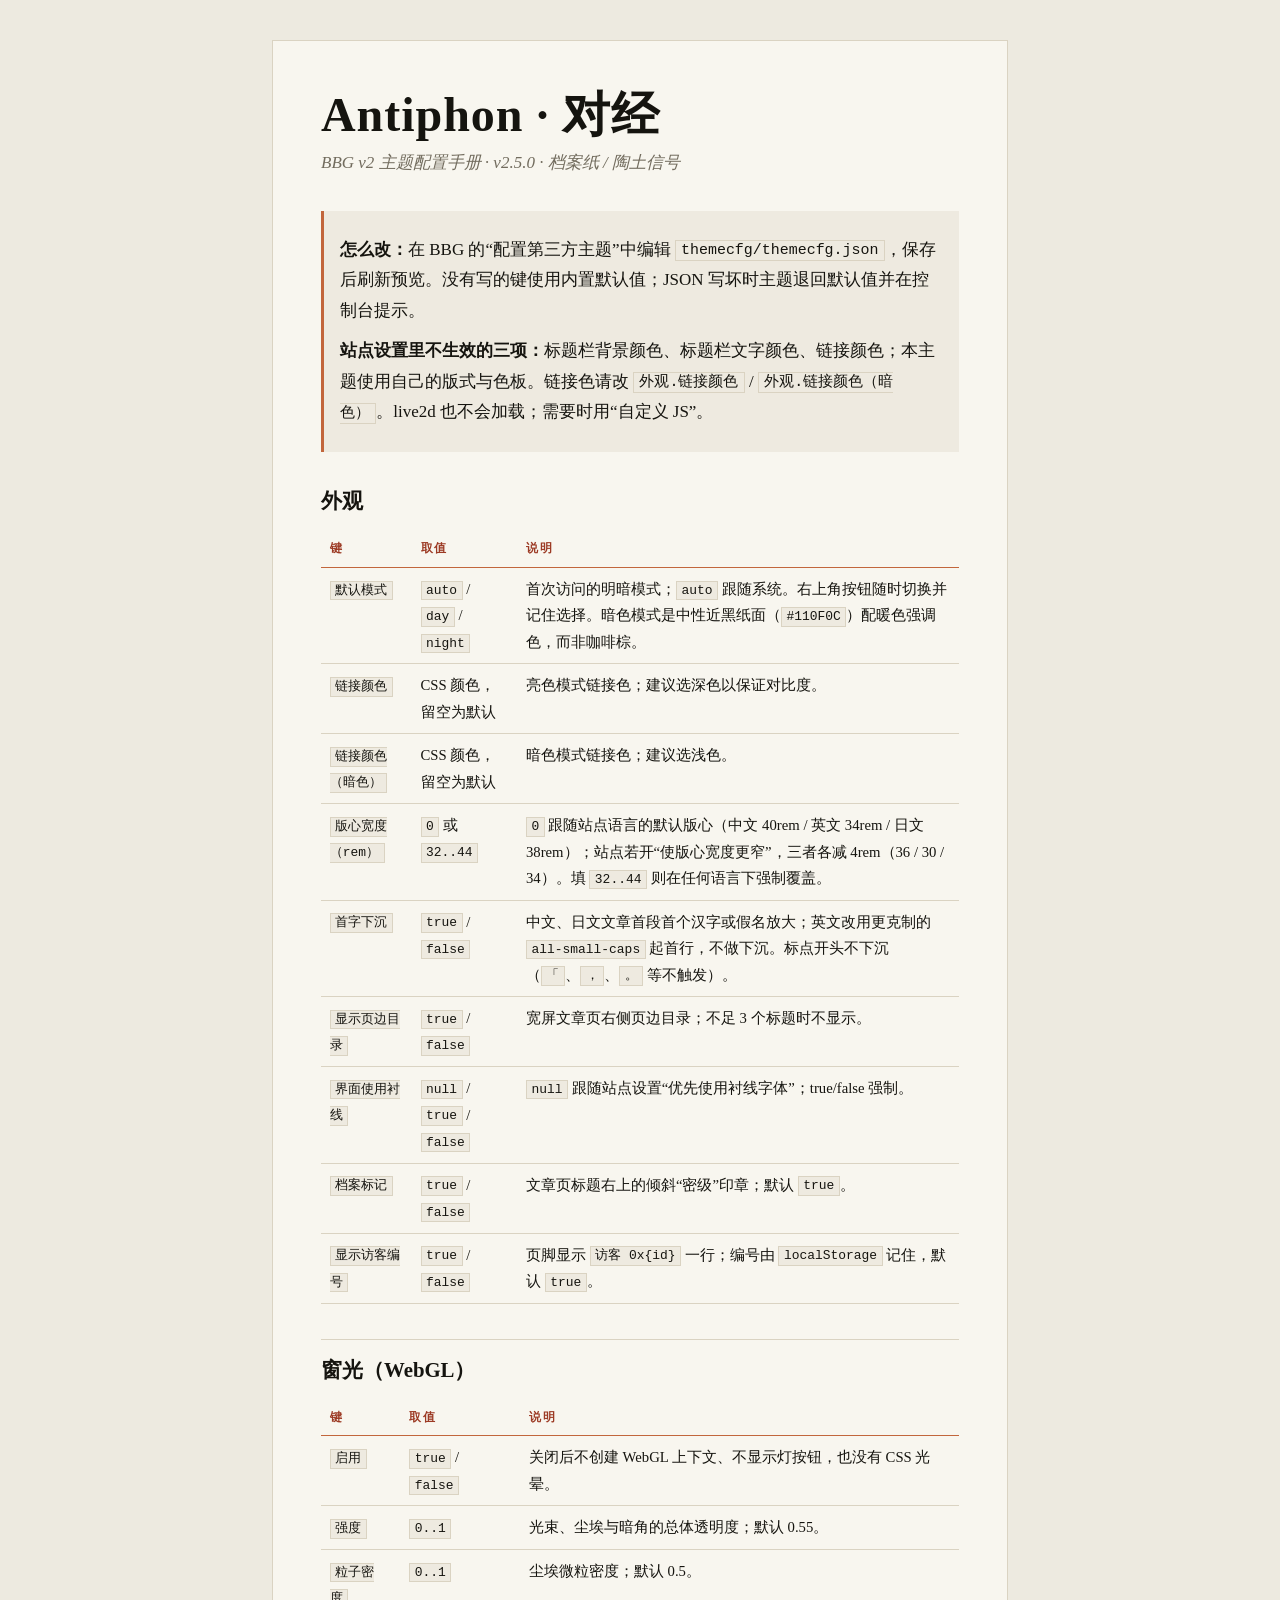
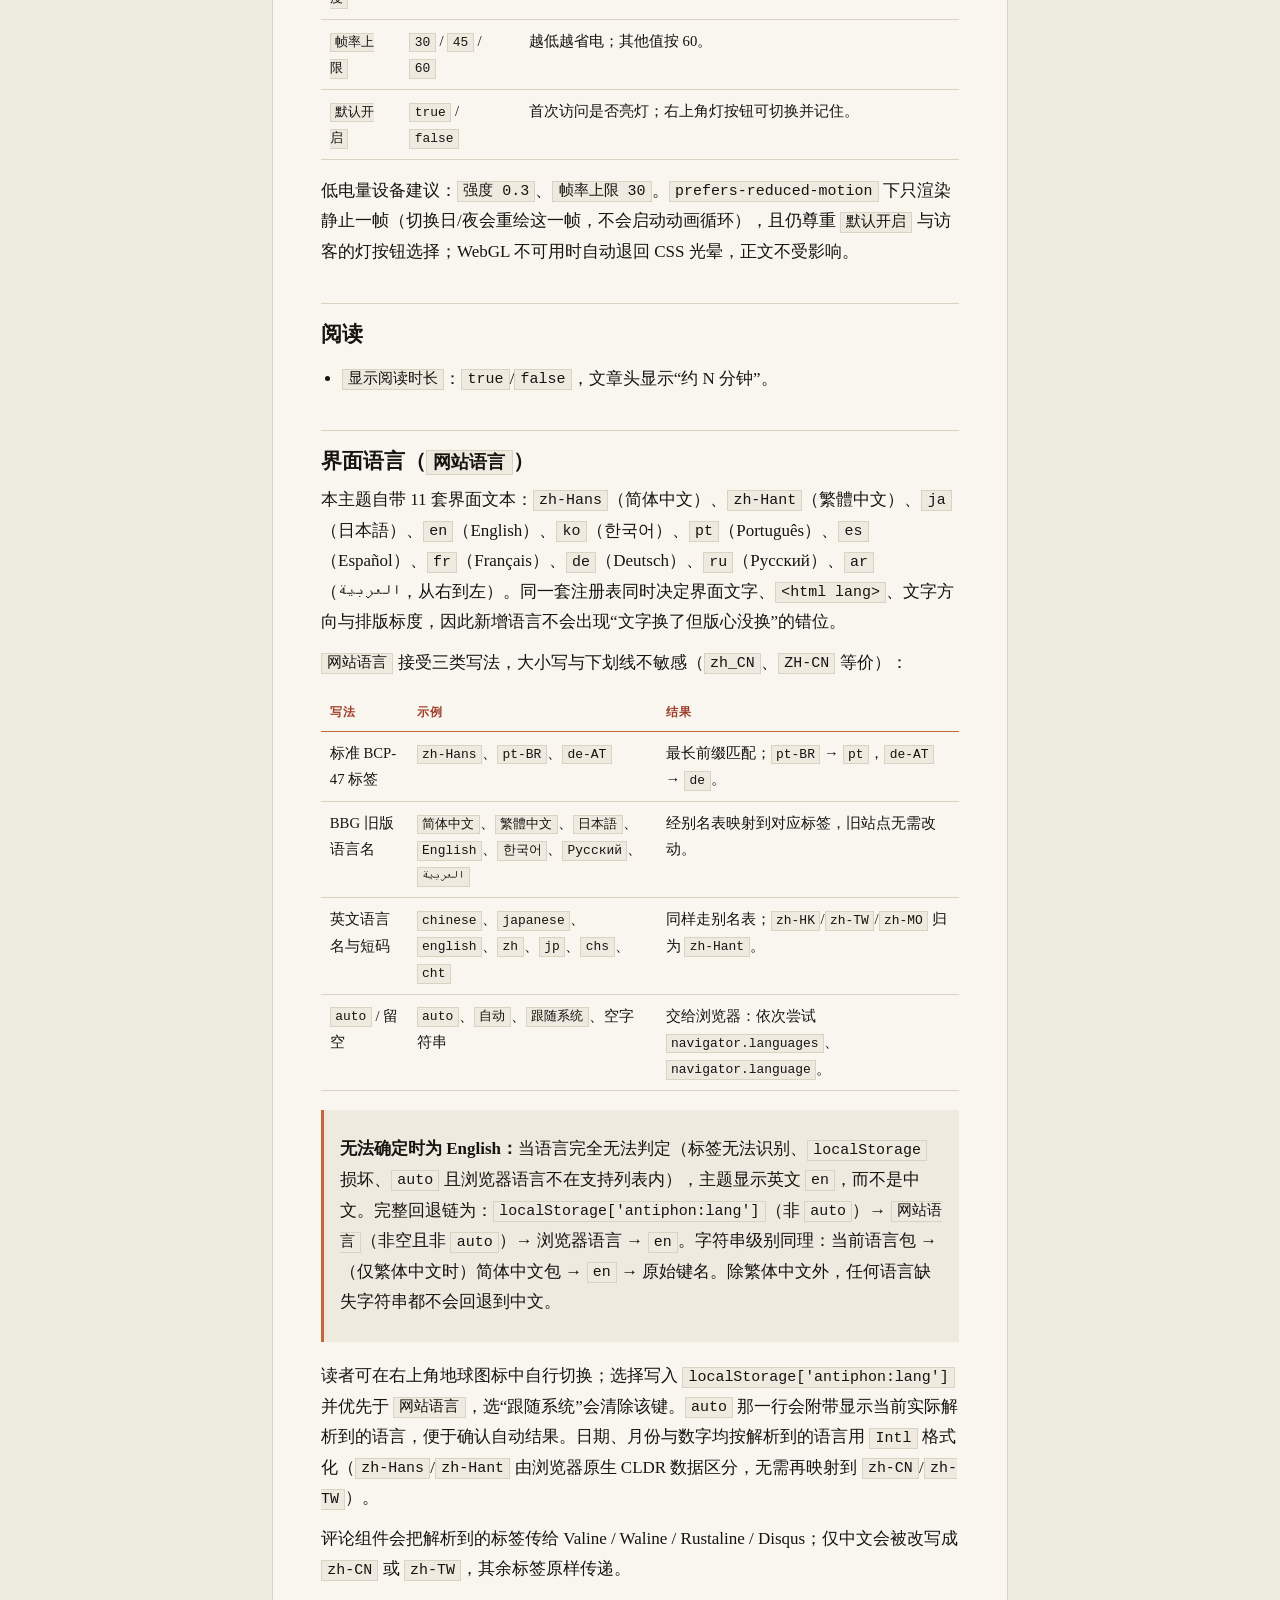
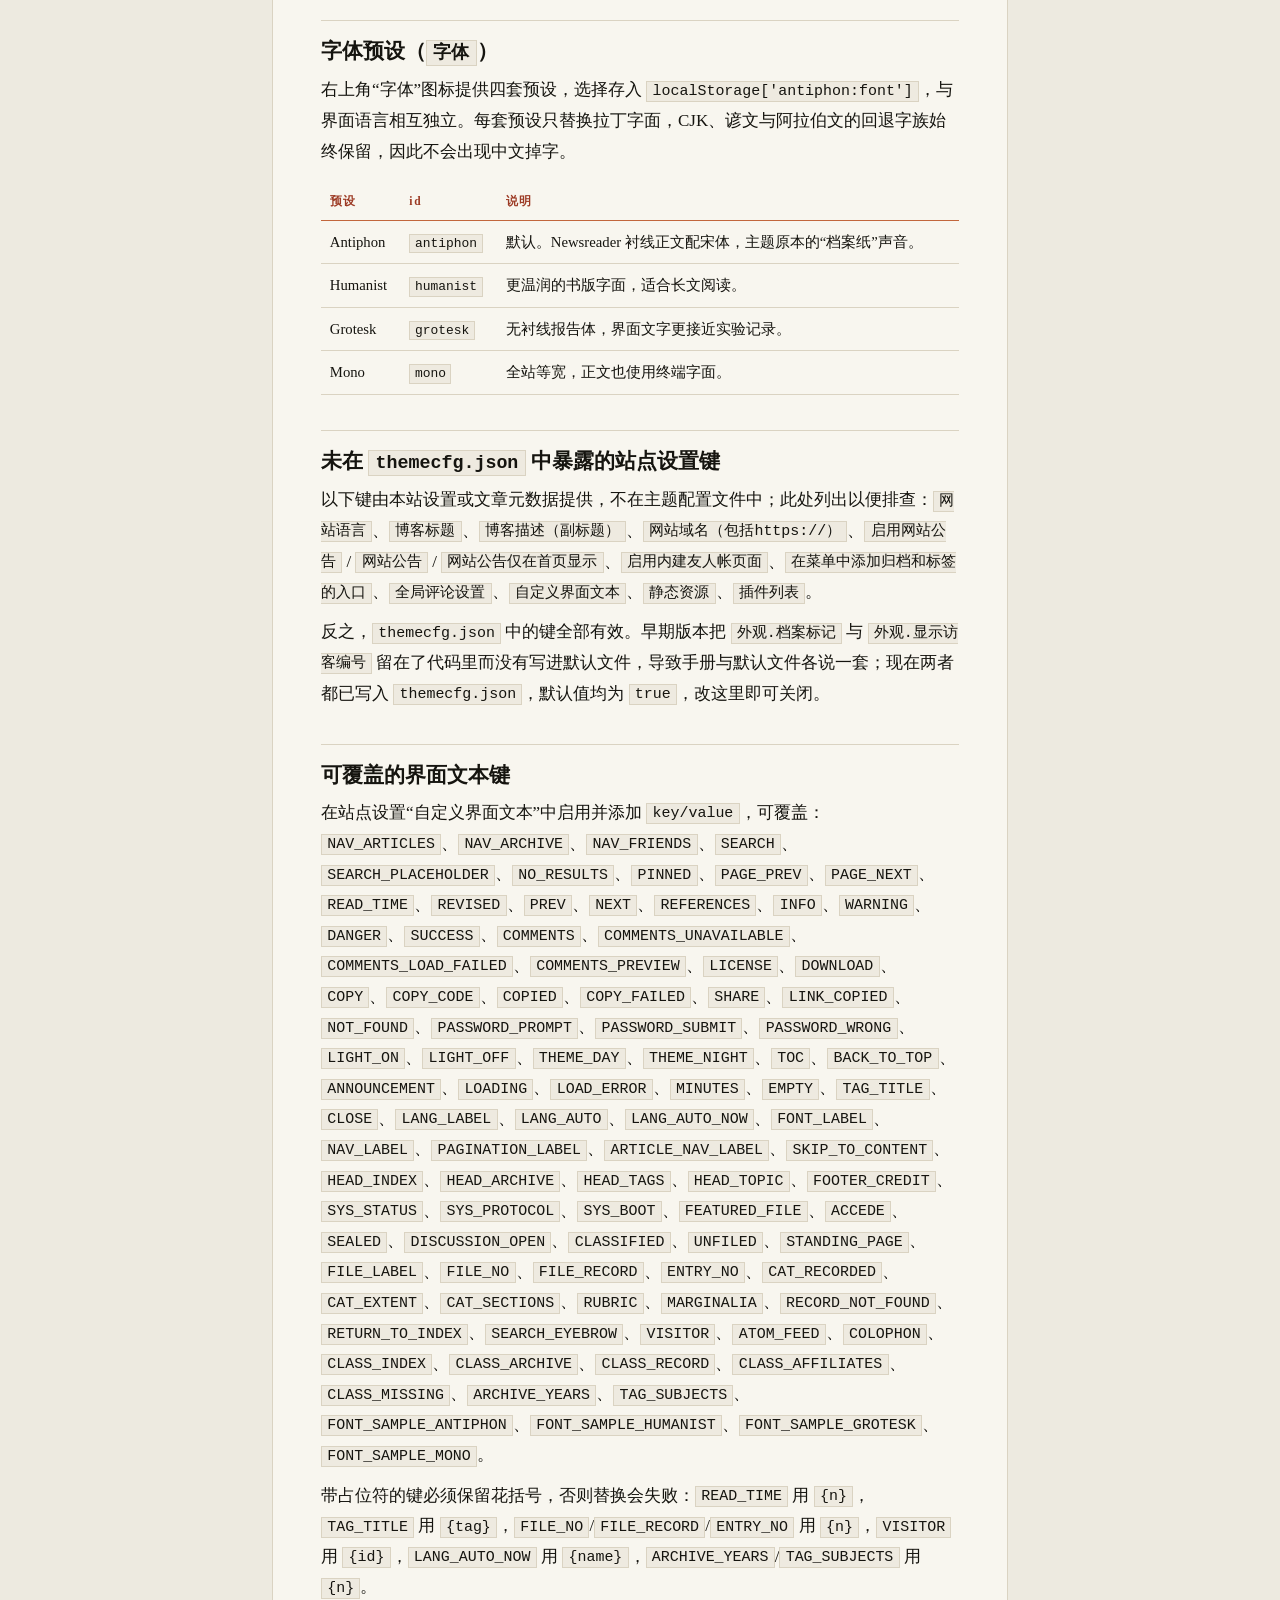
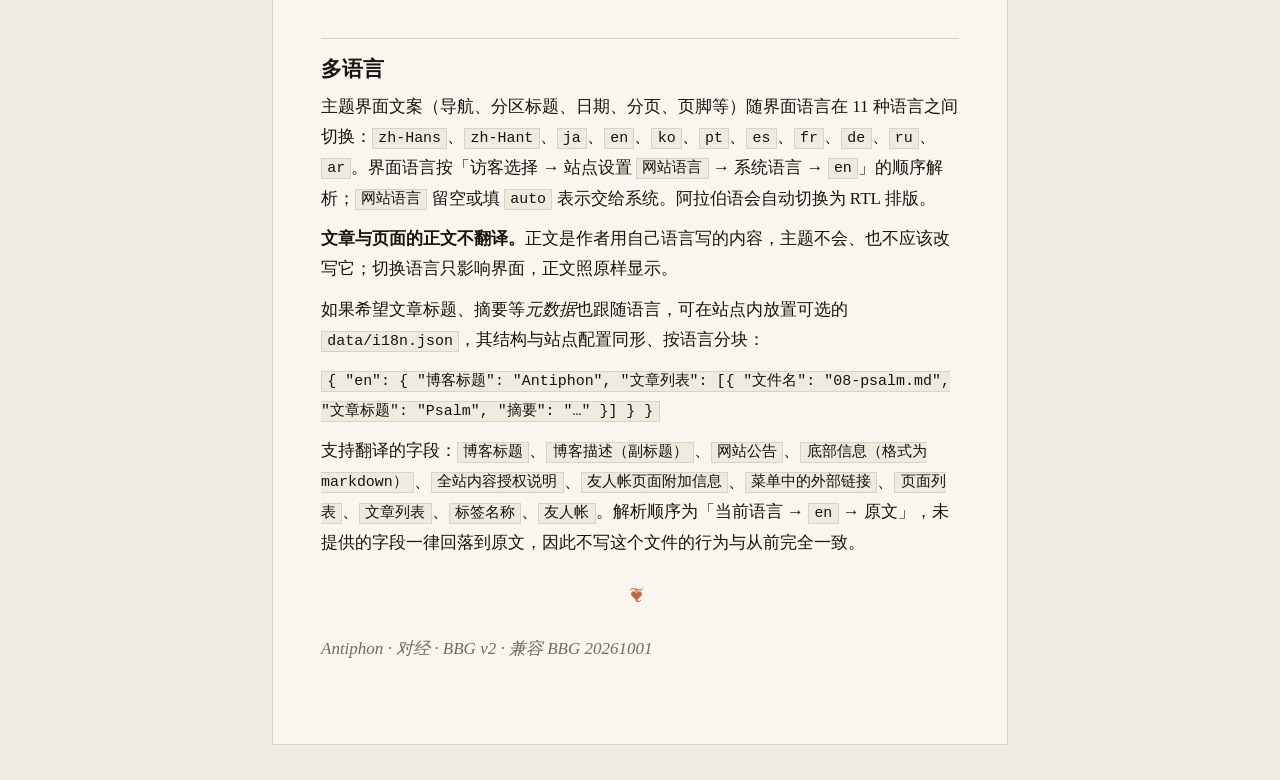
<file: themecfg/themecfg_manual.html>
<!DOCTYPE html>
<html lang="zh-CN">
<head>
<meta charset="utf-8" />
<meta name="viewport" content="width=device-width, initial-scale=1" />
<title>Antiphon · 对经 — 主题配置手册</title>
<style>
  /* Palette follows v2's token layer (css/tokens.css): archive paper #F8F6EF on
     a #EDEAE0 wall, near-black ink, terracotta #C2663C signal, Newsreader for
     the Latin display face with the Song stack behind it. The manual used to
     carry the earlier gold-brown / Cormorant identity, which no longer appears
     anywhere in the theme. */
  :root { --wall:#EDEAE0; --panel:#F8F6EF; --ink:#15140F; --muted:#726C5E; --rule:#DAD3C2; --seal:#9C3A24; --signal:#C2663C; --link:#A54A2A; }
  * { box-sizing: border-box; }
  body { margin:0; padding:2.5rem 1rem; background:var(--wall); color:var(--ink); font:17px/1.8 "Newsreader","Songti SC","Noto Serif SC",serif; }
  .sheet { max-width: 46rem; margin:0 auto; padding:clamp(1.25rem,4vw,3rem); background:var(--panel); border:1px solid var(--rule); }
  h1 { margin:0 0 .4rem; font:600 clamp(2rem,5vw,3rem)/1.1 "Newsreader","Songti SC",serif; letter-spacing:.02em; }
  .sub { margin:0 0 2rem; color:var(--muted); font-style:italic; }
  h2 { margin:2.2rem 0 .6rem; padding-top:1rem; border-top:1px solid var(--rule); font:600 1.3rem/1.3 "Songti SC",serif; }
  h2:first-of-type { border-top:0; padding-top:0; }
  p { margin:.6rem 0; }
  code { font-family: ui-monospace,Menlo,monospace; font-size:.88em; background:#EEEAE0; padding:.1em .35em; border:1px solid var(--rule); }
  table { width:100%; border-collapse:collapse; margin:1rem 0; font-size:.92rem; }
  th,td { text-align:left; padding:.5rem .55rem; border-bottom:1px solid var(--rule); vertical-align:top; }
  th { font-size:.72rem; letter-spacing:.14em; color:var(--seal); border-bottom-color:var(--signal); }
  ul { padding-left:1.3rem; }
  li { margin:.3rem 0; }
  .note { margin:1.2rem 0; padding:.9rem 1rem; background:#EEEAE0; border-left:3px solid var(--signal); }
  a { color:var(--link); }
  .orn { text-align:center; color:var(--signal); margin:1.4rem 0; letter-spacing:.4em; }
</style>
</head>
<body>
<div class="sheet">
  <h1>Antiphon · 对经</h1>
  <p class="sub">BBG v2 主题配置手册 · v2.5.0 · 档案纸 / 陶土信号</p>

  <div class="note">
    <p><strong>怎么改：</strong>在 BBG 的“配置第三方主题”中编辑 <code>themecfg/themecfg.json</code>，保存后刷新预览。没有写的键使用内置默认值；JSON 写坏时主题退回默认值并在控制台提示。</p>
    <p><strong>站点设置里不生效的三项：</strong>标题栏背景颜色、标题栏文字颜色、链接颜色；本主题使用自己的版式与色板。链接色请改 <code>外观.链接颜色</code> / <code>外观.链接颜色（暗色）</code>。live2d 也不会加载；需要时用“自定义 JS”。</p>
  </div>

  <h2>外观</h2>
  <table>
    <thead><tr><th>键</th><th>取值</th><th>说明</th></tr></thead>
    <tbody>
      <tr><td><code>默认模式</code></td><td><code>auto</code> / <code>day</code> / <code>night</code></td><td>首次访问的明暗模式；<code>auto</code> 跟随系统。右上角按钮随时切换并记住选择。暗色模式是中性近黑纸面（<code>#110F0C</code>）配暖色强调色，而非咖啡棕。</td></tr>
      <tr><td><code>链接颜色</code></td><td>CSS 颜色，留空为默认</td><td>亮色模式链接色；建议选深色以保证对比度。</td></tr>
      <tr><td><code>链接颜色（暗色）</code></td><td>CSS 颜色，留空为默认</td><td>暗色模式链接色；建议选浅色。</td></tr>
      <tr><td><code>版心宽度（rem）</code></td><td><code>0</code> 或 <code>32..44</code></td><td><code>0</code> 跟随站点语言的默认版心（中文 40rem / 英文 34rem / 日文 38rem）；站点若开“使版心宽度更窄”，三者各减 4rem（36 / 30 / 34）。填 <code>32..44</code> 则在任何语言下强制覆盖。</td></tr>
      <tr><td><code>首字下沉</code></td><td><code>true</code> / <code>false</code></td><td>中文、日文文章首段首个汉字或假名放大；英文改用更克制的 <code>all-small-caps</code> 起首行，不做下沉。标点开头不下沉（<code>「</code>、<code>，</code>、<code>。</code> 等不触发）。</td></tr>
      <tr><td><code>显示页边目录</code></td><td><code>true</code> / <code>false</code></td><td>宽屏文章页右侧页边目录；不足 3 个标题时不显示。</td></tr>
      <tr><td><code>界面使用衬线</code></td><td><code>null</code> / <code>true</code> / <code>false</code></td><td><code>null</code> 跟随站点设置“优先使用衬线字体”；true/false 强制。</td></tr>
      <tr><td><code>档案标记</code></td><td><code>true</code> / <code>false</code></td><td>文章页标题右上的倾斜“密级”印章；默认 <code>true</code>。</td></tr>
      <tr><td><code>显示访客编号</code></td><td><code>true</code> / <code>false</code></td><td>页脚显示 <code>访客 0x{id}</code> 一行；编号由 <code>localStorage</code> 记住，默认 <code>true</code>。</td></tr>
    </tbody>
  </table>

  <h2>窗光（WebGL）</h2>
  <table>
    <thead><tr><th>键</th><th>取值</th><th>说明</th></tr></thead>
    <tbody>
      <tr><td><code>启用</code></td><td><code>true</code> / <code>false</code></td><td>关闭后不创建 WebGL 上下文、不显示灯按钮，也没有 CSS 光晕。</td></tr>
      <tr><td><code>强度</code></td><td><code>0..1</code></td><td>光束、尘埃与暗角的总体透明度；默认 0.55。</td></tr>
      <tr><td><code>粒子密度</code></td><td><code>0..1</code></td><td>尘埃微粒密度；默认 0.5。</td></tr>
      <tr><td><code>帧率上限</code></td><td><code>30</code> / <code>45</code> / <code>60</code></td><td>越低越省电；其他值按 60。</td></tr>
      <tr><td><code>默认开启</code></td><td><code>true</code> / <code>false</code></td><td>首次访问是否亮灯；右上角灯按钮可切换并记住。</td></tr>
    </tbody>
  </table>
  <p>低电量设备建议：<code>强度 0.3</code>、<code>帧率上限 30</code>。<code>prefers-reduced-motion</code> 下只渲染静止一帧（切换日/夜会重绘这一帧，不会启动动画循环），且仍尊重 <code>默认开启</code> 与访客的灯按钮选择；WebGL 不可用时自动退回 CSS 光晕，正文不受影响。</p>

  <h2>阅读</h2>
  <ul>
    <li><code>显示阅读时长</code>：<code>true</code>/<code>false</code>，文章头显示“约 N 分钟”。</li>
  </ul>

  <h2>界面语言（<code>网站语言</code>）</h2>
  <p>本主题自带 11 套界面文本：<code>zh-Hans</code>（简体中文）、<code>zh-Hant</code>（繁體中文）、<code>ja</code>（日本語）、<code>en</code>（English）、<code>ko</code>（한국어）、<code>pt</code>（Português）、<code>es</code>（Español）、<code>fr</code>（Français）、<code>de</code>（Deutsch）、<code>ru</code>（Русский）、<code>ar</code>（العربية，从右到左）。同一套注册表同时决定界面文字、<code>&lt;html lang&gt;</code>、文字方向与排版标度，因此新增语言不会出现“文字换了但版心没换”的错位。</p>
  <p><code>网站语言</code> 接受三类写法，大小写与下划线不敏感（<code>zh_CN</code>、<code>ZH-CN</code> 等价）：</p>
  <table>
    <thead><tr><th>写法</th><th>示例</th><th>结果</th></tr></thead>
    <tbody>
      <tr><td>标准 BCP-47 标签</td><td><code>zh-Hans</code>、<code>pt-BR</code>、<code>de-AT</code></td><td>最长前缀匹配；<code>pt-BR</code> → <code>pt</code>，<code>de-AT</code> → <code>de</code>。</td></tr>
      <tr><td>BBG 旧版语言名</td><td><code>简体中文</code>、<code>繁體中文</code>、<code>日本語</code>、<code>English</code>、<code>한국어</code>、<code>Русский</code>、<code>العربية</code></td><td>经别名表映射到对应标签，旧站点无需改动。</td></tr>
      <tr><td>英文语言名与短码</td><td><code>chinese</code>、<code>japanese</code>、<code>english</code>、<code>zh</code>、<code>jp</code>、<code>chs</code>、<code>cht</code></td><td>同样走别名表；<code>zh-HK</code>/<code>zh-TW</code>/<code>zh-MO</code> 归为 <code>zh-Hant</code>。</td></tr>
      <tr><td><code>auto</code> / 留空</td><td><code>auto</code>、<code>自动</code>、<code>跟随系统</code>、空字符串</td><td>交给浏览器：依次尝试 <code>navigator.languages</code>、<code>navigator.language</code>。</td></tr>
    </tbody>
  </table>
  <div class="note">
    <p><strong>无法确定时为 English：</strong>当语言完全无法判定（标签无法识别、<code>localStorage</code> 损坏、<code>auto</code> 且浏览器语言不在支持列表内），主题显示英文 <code>en</code>，而不是中文。完整回退链为：<code>localStorage['antiphon:lang']</code>（非 <code>auto</code>）→ <code>网站语言</code>（非空且非 <code>auto</code>）→ 浏览器语言 → <code>en</code>。字符串级别同理：当前语言包 → （仅繁体中文时）简体中文包 → <code>en</code> → 原始键名。除繁体中文外，任何语言缺失字符串都不会回退到中文。</p>
  </div>
  <p>读者可在右上角地球图标中自行切换；选择写入 <code>localStorage['antiphon:lang']</code> 并优先于 <code>网站语言</code>，选“跟随系统”会清除该键。<code>auto</code> 那一行会附带显示当前实际解析到的语言，便于确认自动结果。日期、月份与数字均按解析到的语言用 <code>Intl</code> 格式化（<code>zh-Hans</code>/<code>zh-Hant</code> 由浏览器原生 CLDR 数据区分，无需再映射到 <code>zh-CN</code>/<code>zh-TW</code>）。</p>
  <p>评论组件会把解析到的标签传给 Valine / Waline / Rustaline / Disqus；仅中文会被改写成 <code>zh-CN</code> 或 <code>zh-TW</code>，其余标签原样传递。</p>

  <h2>字体预设（<code>字体</code>）</h2>
  <p>右上角“字体”图标提供四套预设，选择存入 <code>localStorage['antiphon:font']</code>，与界面语言相互独立。每套预设只替换拉丁字面，CJK、谚文与阿拉伯文的回退字族始终保留，因此不会出现中文掉字。</p>
  <table>
    <thead><tr><th>预设</th><th>id</th><th>说明</th></tr></thead>
    <tbody>
      <tr><td>Antiphon</td><td><code>antiphon</code></td><td>默认。Newsreader 衬线正文配宋体，主题原本的“档案纸”声音。</td></tr>
      <tr><td>Humanist</td><td><code>humanist</code></td><td>更温润的书版字面，适合长文阅读。</td></tr>
      <tr><td>Grotesk</td><td><code>grotesk</code></td><td>无衬线报告体，界面文字更接近实验记录。</td></tr>
      <tr><td>Mono</td><td><code>mono</code></td><td>全站等宽，正文也使用终端字面。</td></tr>
    </tbody>
  </table>

  <h2>未在 <code>themecfg.json</code> 中暴露的站点设置键</h2>
  <p>以下键由本站设置或文章元数据提供，不在主题配置文件中；此处列出以便排查：<code>网站语言</code>、<code>博客标题</code>、<code>博客描述（副标题）</code>、<code>网站域名（包括https://）</code>、<code>启用网站公告</code> / <code>网站公告</code> / <code>网站公告仅在首页显示</code>、<code>启用内建友人帐页面</code>、<code>在菜单中添加归档和标签的入口</code>、<code>全局评论设置</code>、<code>自定义界面文本</code>、<code>静态资源</code>、<code>插件列表</code>。</p>
  <p>反之，<code>themecfg.json</code> 中的键全部有效。早期版本把 <code>外观.档案标记</code> 与 <code>外观.显示访客编号</code> 留在了代码里而没有写进默认文件，导致手册与默认文件各说一套；现在两者都已写入 <code>themecfg.json</code>，默认值均为 <code>true</code>，改这里即可关闭。</p>

  <h2>可覆盖的界面文本键</h2>
  <p>在站点设置“自定义界面文本”中启用并添加 <code>key/value</code>，可覆盖：<code>NAV_ARTICLES</code>、<code>NAV_ARCHIVE</code>、<code>NAV_FRIENDS</code>、<code>SEARCH</code>、<code>SEARCH_PLACEHOLDER</code>、<code>NO_RESULTS</code>、<code>PINNED</code>、<code>PAGE_PREV</code>、<code>PAGE_NEXT</code>、<code>READ_TIME</code>、<code>REVISED</code>、<code>PREV</code>、<code>NEXT</code>、<code>REFERENCES</code>、<code>INFO</code>、<code>WARNING</code>、<code>DANGER</code>、<code>SUCCESS</code>、<code>COMMENTS</code>、<code>COMMENTS_UNAVAILABLE</code>、<code>COMMENTS_LOAD_FAILED</code>、<code>COMMENTS_PREVIEW</code>、<code>LICENSE</code>、<code>DOWNLOAD</code>、<code>COPY</code>、<code>COPY_CODE</code>、<code>COPIED</code>、<code>COPY_FAILED</code>、<code>SHARE</code>、<code>LINK_COPIED</code>、<code>NOT_FOUND</code>、<code>PASSWORD_PROMPT</code>、<code>PASSWORD_SUBMIT</code>、<code>PASSWORD_WRONG</code>、<code>LIGHT_ON</code>、<code>LIGHT_OFF</code>、<code>THEME_DAY</code>、<code>THEME_NIGHT</code>、<code>TOC</code>、<code>BACK_TO_TOP</code>、<code>ANNOUNCEMENT</code>、<code>LOADING</code>、<code>LOAD_ERROR</code>、<code>MINUTES</code>、<code>EMPTY</code>、<code>TAG_TITLE</code>、<code>CLOSE</code>、<code>LANG_LABEL</code>、<code>LANG_AUTO</code>、<code>LANG_AUTO_NOW</code>、<code>FONT_LABEL</code>、<code>NAV_LABEL</code>、<code>PAGINATION_LABEL</code>、<code>ARTICLE_NAV_LABEL</code>、<code>SKIP_TO_CONTENT</code>、<code>HEAD_INDEX</code>、<code>HEAD_ARCHIVE</code>、<code>HEAD_TAGS</code>、<code>HEAD_TOPIC</code>、<code>FOOTER_CREDIT</code>、<code>SYS_STATUS</code>、<code>SYS_PROTOCOL</code>、<code>SYS_BOOT</code>、<code>FEATURED_FILE</code>、<code>ACCEDE</code>、<code>SEALED</code>、<code>DISCUSSION_OPEN</code>、<code>CLASSIFIED</code>、<code>UNFILED</code>、<code>STANDING_PAGE</code>、<code>FILE_LABEL</code>、<code>FILE_NO</code>、<code>FILE_RECORD</code>、<code>ENTRY_NO</code>、<code>CAT_RECORDED</code>、<code>CAT_EXTENT</code>、<code>CAT_SECTIONS</code>、<code>RUBRIC</code>、<code>MARGINALIA</code>、<code>RECORD_NOT_FOUND</code>、<code>RETURN_TO_INDEX</code>、<code>SEARCH_EYEBROW</code>、<code>VISITOR</code>、<code>ATOM_FEED</code>、<code>COLOPHON</code>、<code>CLASS_INDEX</code>、<code>CLASS_ARCHIVE</code>、<code>CLASS_RECORD</code>、<code>CLASS_AFFILIATES</code>、<code>CLASS_MISSING</code>、<code>ARCHIVE_YEARS</code>、<code>TAG_SUBJECTS</code>、<code>FONT_SAMPLE_ANTIPHON</code>、<code>FONT_SAMPLE_HUMANIST</code>、<code>FONT_SAMPLE_GROTESK</code>、<code>FONT_SAMPLE_MONO</code>。</p>
  <p>带占位符的键必须保留花括号，否则替换会失败：<code>READ_TIME</code> 用 <code>{n}</code>，<code>TAG_TITLE</code> 用 <code>{tag}</code>，<code>FILE_NO</code>/<code>FILE_RECORD</code>/<code>ENTRY_NO</code> 用 <code>{n}</code>，<code>VISITOR</code> 用 <code>{id}</code>，<code>LANG_AUTO_NOW</code> 用 <code>{name}</code>，<code>ARCHIVE_YEARS</code>/<code>TAG_SUBJECTS</code> 用 <code>{n}</code>。</p>

  <h2>多语言</h2>
  <p>主题界面文案（导航、分区标题、日期、分页、页脚等）随界面语言在 11 种语言之间切换：<code>zh-Hans</code>、<code>zh-Hant</code>、<code>ja</code>、<code>en</code>、<code>ko</code>、<code>pt</code>、<code>es</code>、<code>fr</code>、<code>de</code>、<code>ru</code>、<code>ar</code>。界面语言按「访客选择 → 站点设置 <code>网站语言</code> → 系统语言 → <code>en</code>」的顺序解析；<code>网站语言</code> 留空或填 <code>auto</code> 表示交给系统。阿拉伯语会自动切换为 RTL 排版。</p>
  <p><strong>文章与页面的正文不翻译。</strong>正文是作者用自己语言写的内容，主题不会、也不应该改写它；切换语言只影响界面，正文照原样显示。</p>
  <p>如果希望文章标题、摘要等<em>元数据</em>也跟随语言，可在站点内放置可选的 <code>data/i18n.json</code>，其结构与站点配置同形、按语言分块：</p>
  <p><code>{ "en": { "博客标题": "Antiphon", "文章列表": [{ "文件名": "08-psalm.md", "文章标题": "Psalm", "摘要": "…" }] } }</code></p>
  <p>支持翻译的字段：<code>博客标题</code>、<code>博客描述（副标题）</code>、<code>网站公告</code>、<code>底部信息（格式为markdown）</code>、<code>全站内容授权说明</code>、<code>友人帐页面附加信息</code>、<code>菜单中的外部链接</code>、<code>页面列表</code>、<code>文章列表</code>、<code>标签名称</code>、<code>友人帐</code>。解析顺序为「当前语言 → <code>en</code> → 原文」，未提供的字段一律回落到原文，因此不写这个文件的行为与从前完全一致。</p>

  <div class="orn">❦</div>
  <p class="sub">Antiphon · 对经 · BBG v2 · 兼容 BBG 20261001</p>
</div>
</body>
</html>
</file>
